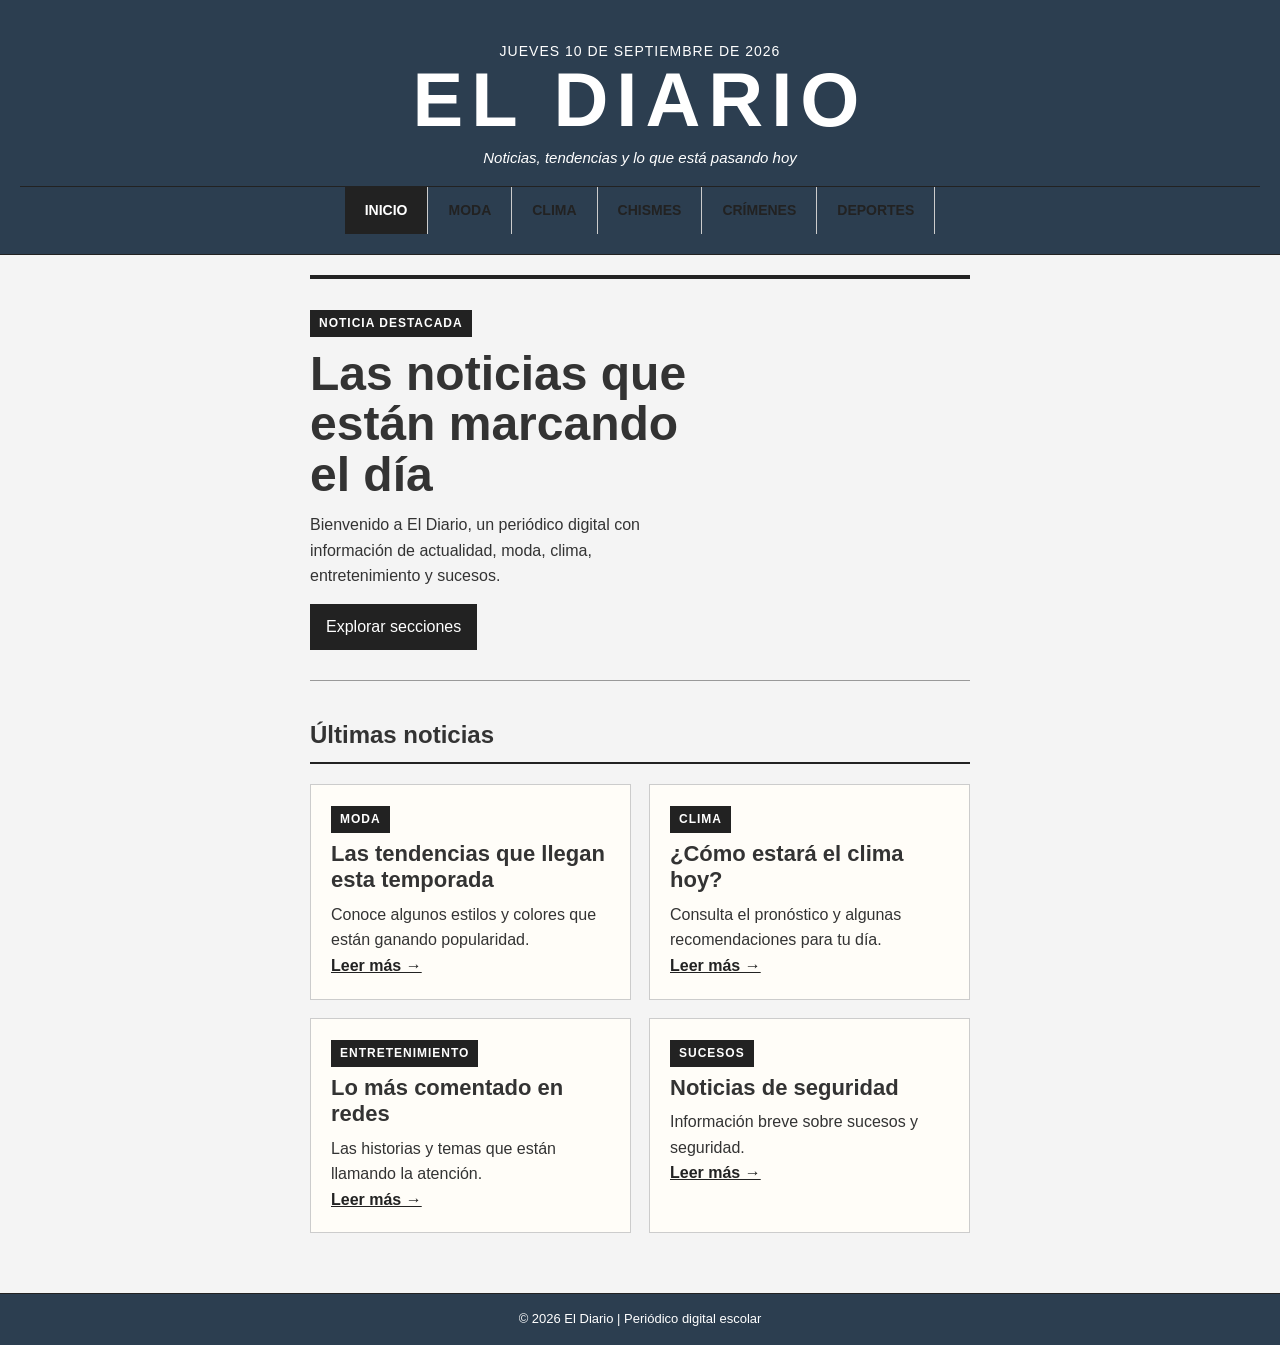
<file: index.html>
<!DOCTYPE html>
<html lang="es">
<head>
    <meta charset="UTF-8">
    <meta name="viewport" content="width=device-width, initial-scale=1.0">
    <title>El Diario | Inicio</title>
    <link rel="stylesheet" href="estilos.css">
</head>
<body>
<header>
    <div class="encabezado">
        <p class="fecha">Jueves 10 de septiembre de 2026</p>
        <h1>EL DIARIO</h1>
        <p class="lema">Noticias, tendencias y lo que está pasando hoy</p>
    </div>
    <nav>
        <a class="activo" href="index.html">Inicio</a>
        <a href="moda.html">Moda</a>
        <a href="clima.html">Clima</a>
        <a href="chismes.html">Chismes</a>
        <a href="crimenes.html">Crímenes</a>
        <a href="deportes.html">Deportes</a>
    </nav>
</header>

<main>
    <section class="principal">
        <div>
            <span class="etiqueta">NOTICIA DESTACADA</span>
            <h2>Las noticias que están marcando el día</h2>
            <p>Bienvenido a El Diario, un periódico digital con información de actualidad, moda, clima, entretenimiento y sucesos.</p>
            <a class="boton" href="moda.html">Explorar secciones</a>
        </div>
    </section>

    <h2 class="titulo-seccion">Últimas noticias</h2>
    <section class="tarjetas">
        <article class="tarjeta">
            <span class="etiqueta">MODA</span>
            <h3>Las tendencias que llegan esta temporada</h3>
            <p>Conoce algunos estilos y colores que están ganando popularidad.</p>
            <a href="moda.html">Leer más →</a>
        </article>
        <article class="tarjeta">
            <span class="etiqueta">CLIMA</span>
            <h3>¿Cómo estará el clima hoy?</h3>
            <p>Consulta el pronóstico y algunas recomendaciones para tu día.</p>
            <a href="clima.html">Leer más →</a>
        </article>
        <article class="tarjeta">
            <span class="etiqueta">ENTRETENIMIENTO</span>
            <h3>Lo más comentado en redes</h3>
            <p>Las historias y temas que están llamando la atención.</p>
            <a href="chismes.html">Leer más →</a>
        </article>
        <article class="tarjeta">
            <span class="etiqueta">SUCESOS</span>
            <h3>Noticias de seguridad</h3>
            <p>Información breve sobre sucesos y seguridad.</p>
            <a href="crimenes.html">Leer más →</a>
        </article>
    </section>
</main>

<footer>
    <p>© 2026 El Diario | Periódico digital escolar</p>
</footer>
</body>
</html>
</file>
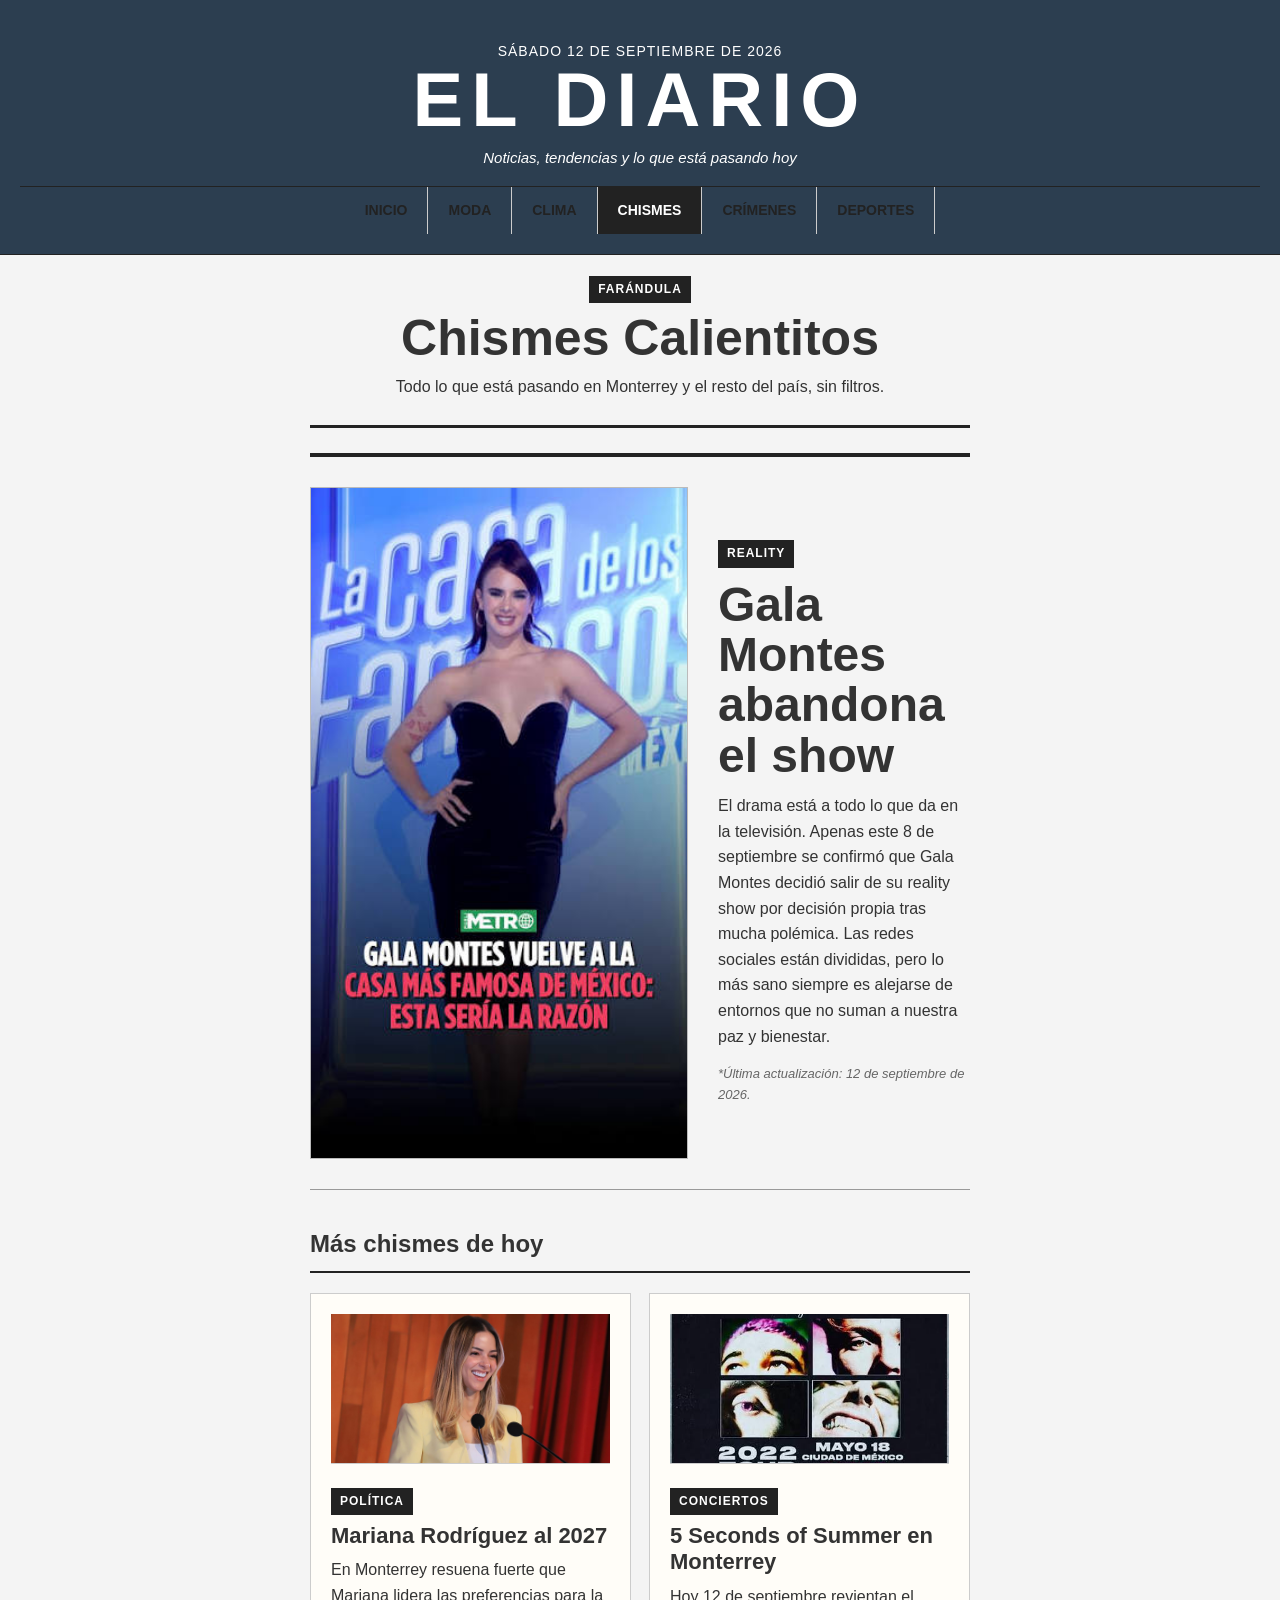
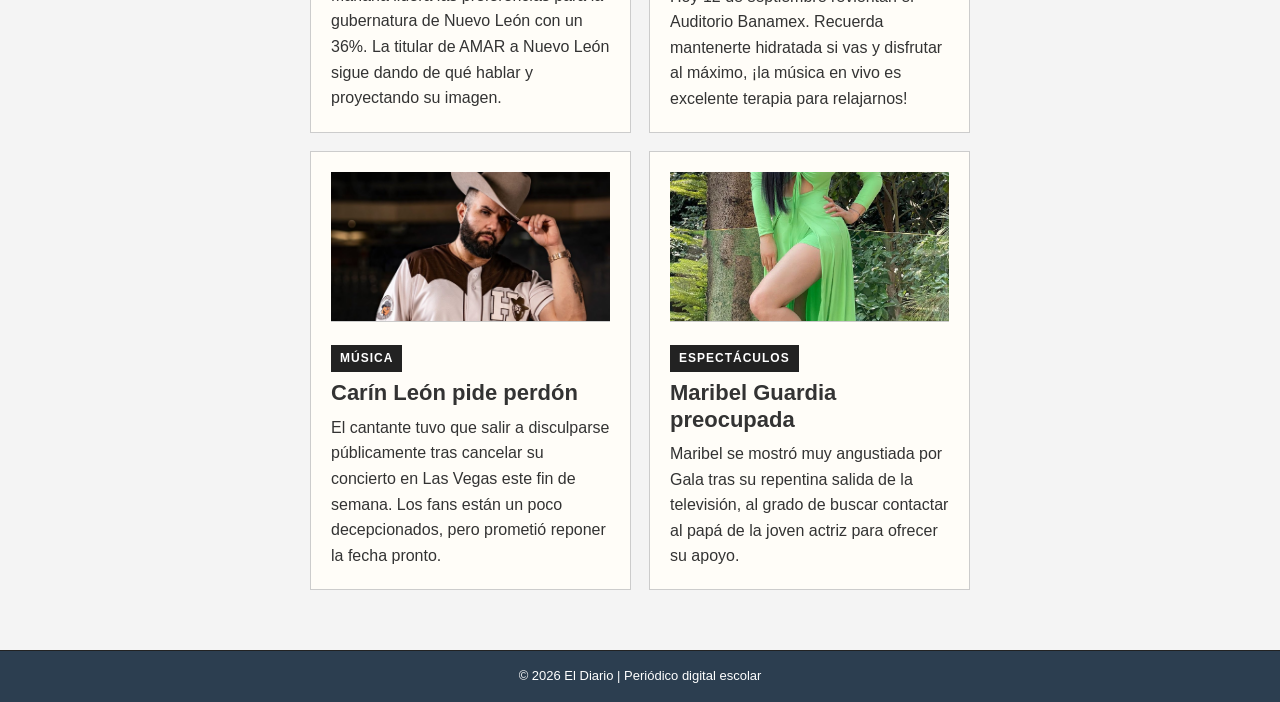
<file: chismes.html>
<!DOCTYPE html>
<html lang="es">
<head>
    <meta charset="UTF-8">
    <meta name="viewport" content="width=device-width, initial-scale=1.0">
    <title>El Diario | Chismes</title>
    <link rel="stylesheet" href="estilos.css">
</head>
<body>
<header>
    <div class="encabezado">
        <p class="fecha">Sábado 12 de septiembre de 2026</p>
        <h1>EL DIARIO</h1>
        <p class="lema">Noticias, tendencias y lo que está pasando hoy</p>
    </div>
    <nav>
        <a href="index.html">Inicio</a>
        <a href="moda.html">Moda</a>
        <a href="clima.html">Clima</a>
        <a class="activo" href="chismes.html">Chismes</a>
        <a href="crimenes.html">Crímenes</a>
        <a href="deportes.html">Deportes</a>
    </nav>
</header>

<main>
    <div class="cabecera-pagina">
        <span class="etiqueta">FARÁNDULA</span>
        <h2>Chismes Calientitos</h2>
        <p>Todo lo que está pasando en Monterrey y el resto del país, sin filtros.</p>
    </div>

    <section class="noticia-grande">
        <img src="imagenes/GalaMontes1.jpg" alt="Gala Montes" style="width: 100%; height: 100%; object-fit: cover; min-height: 260px; border: 1px solid #bbb; display: block;">
        
        <div>
            <span class="etiqueta">REALITY</span>
            <h2>Gala Montes abandona el show</h2>
            <p>El drama está a todo lo que da en la televisión. Apenas este 8 de septiembre se confirmó que Gala Montes decidió salir de su reality show por decisión propia tras mucha polémica. Las redes sociales están divididas, pero lo más sano siempre es alejarse de entornos que no suman a nuestra paz y bienestar.</p>
            <p class="nota">*Última actualización: 12 de septiembre de 2026.</p>
        </div>
    </section>

    <h2 class="titulo-seccion">Más chismes de hoy</h2>
    <section class="tarjetas">
        <article class="tarjeta">
            <img src="imagenes/MarianaRodriguez.jpg" alt="Mariana Rodríguez" style="width: 100%; height: 150px; object-fit: cover; margin-bottom: 15px; border-bottom: 1px solid #ccc;">
            <span class="etiqueta">POLÍTICA</span>
            <h3>Mariana Rodríguez al 2027</h3>
            <p>En Monterrey resuena fuerte que Mariana lidera las preferencias para la gubernatura de Nuevo León con un 36%. La titular de AMAR a Nuevo León sigue dando de qué hablar y proyectando su imagen.</p>
        </article>
        <article class="tarjeta">
            <img src="imagenes/5sos.jpg" alt="5 Seconds of Summer" style="width: 100%; height: 150px; object-fit: cover; margin-bottom: 15px; border-bottom: 1px solid #ccc;">
            <span class="etiqueta">CONCIERTOS</span>
            <h3>5 Seconds of Summer en Monterrey</h3>
            <p>Hoy 12 de septiembre revientan el Auditorio Banamex. Recuerda mantenerte hidratada si vas y disfrutar al máximo, ¡la música en vivo es excelente terapia para relajarnos!</p>
        </article>
        <article class="tarjeta">
            <img src="imagenes/CarinLeon.jpg" alt="Carín León" style="width: 100%; height: 150px; object-fit: cover; margin-bottom: 15px; border-bottom: 1px solid #ccc;">
            <span class="etiqueta">MÚSICA</span>
            <h3>Carín León pide perdón</h3>
            <p>El cantante tuvo que salir a disculparse públicamente tras cancelar su concierto en Las Vegas este fin de semana. Los fans están un poco decepcionados, pero prometió reponer la fecha pronto.</p>
        </article>
        <article class="tarjeta">
            <img src="imagenes/MaribelGuardia.png" alt="Maribel Guardia" style="width: 100%; height: 150px; object-fit: cover; margin-bottom: 15px; border-bottom: 1px solid #ccc;">
            <span class="etiqueta">ESPECTÁCULOS</span>
            <h3>Maribel Guardia preocupada</h3>
            <p>Maribel se mostró muy angustiada por Gala tras su repentina salida de la televisión, al grado de buscar contactar al papá de la joven actriz para ofrecer su apoyo.</p>
        </article>
    </section>
</main>

<footer>
    <p>© 2026 El Diario | Periódico digital escolar</p>
</footer>
</body>
</html>
</file>
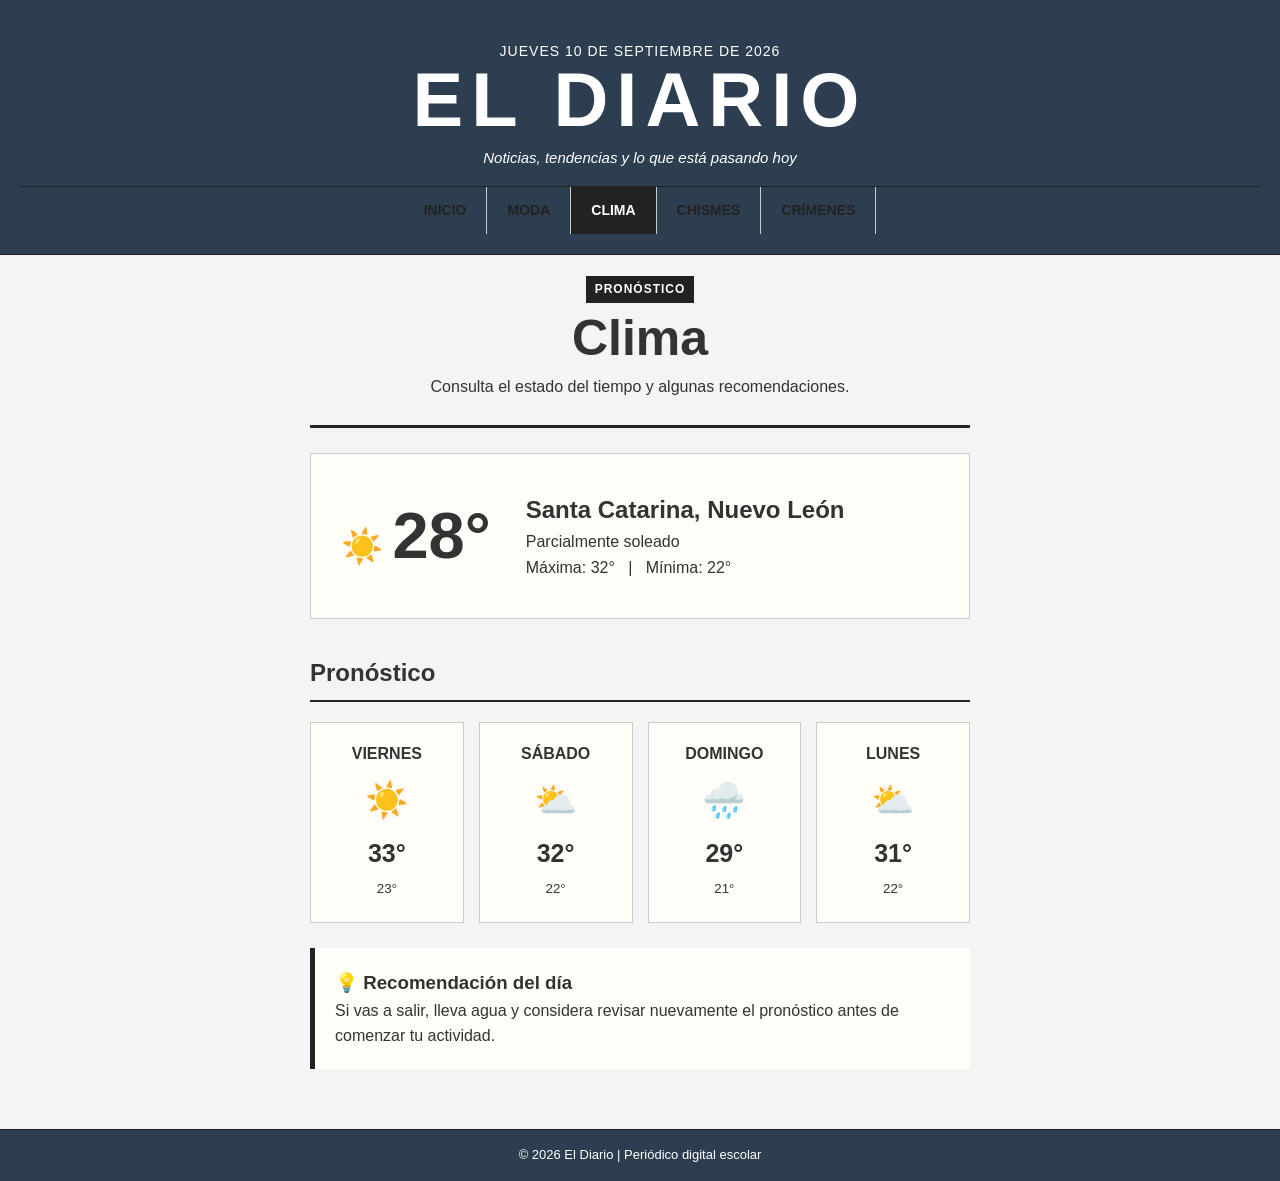
<file: clima.html>
<!DOCTYPE html>
<html lang="es">
<head>
    <meta charset="UTF-8">
    <meta name="viewport" content="width=device-width, initial-scale=1.0">
    <title>El Diario | Clima</title>
    <link rel="stylesheet" href="estilos.css">
</head>
<body>
<header>
    <div class="encabezado">
        <p class="fecha">Jueves 10 de septiembre de 2026</p>
        <h1>EL DIARIO</h1>
        <p class="lema">Noticias, tendencias y lo que está pasando hoy</p>
    </div>
    <nav>
        <a href="index.html">Inicio</a>
        <a href="moda.html">Moda</a>
        <a class="activo" href="clima.html">Clima</a>
        <a href="chismes.html">Chismes</a>
        <a href="crimenes.html">Crímenes</a>
    </nav>
</header>

<main>
    <div class="cabecera-pagina">
        <span class="etiqueta">PRONÓSTICO</span>
        <h2>Clima</h2>
        <p>Consulta el estado del tiempo y algunas recomendaciones.</p>
    </div>

    <section class="clima-box">
        <div class="temperatura">☀️ <strong>28°</strong></div>
        <div>
            <h2>Santa Catarina, Nuevo León</h2>
            <p>Parcialmente soleado</p>
            <p>Máxima: 32° &nbsp; | &nbsp; Mínima: 22°</p>
        </div>
    </section>

    <h2 class="titulo-seccion">Pronóstico</h2>
    <section class="pronostico">
        <div><b>VIERNES</b><span>☀️</span><strong>33°</strong><small>23°</small></div>
        <div><b>SÁBADO</b><span>⛅</span><strong>32°</strong><small>22°</small></div>
        <div><b>DOMINGO</b><span>🌧️</span><strong>29°</strong><small>21°</small></div>
        <div><b>LUNES</b><span>⛅</span><strong>31°</strong><small>22°</small></div>
    </section>

    <div class="aviso">
        <h3>💡 Recomendación del día</h3>
        <p>Si vas a salir, lleva agua y considera revisar nuevamente el pronóstico antes de comenzar tu actividad.</p>
    </div>
</main>

<footer><p>© 2026 El Diario | Periódico digital escolar</p></footer>
</body>
</html>
</file>
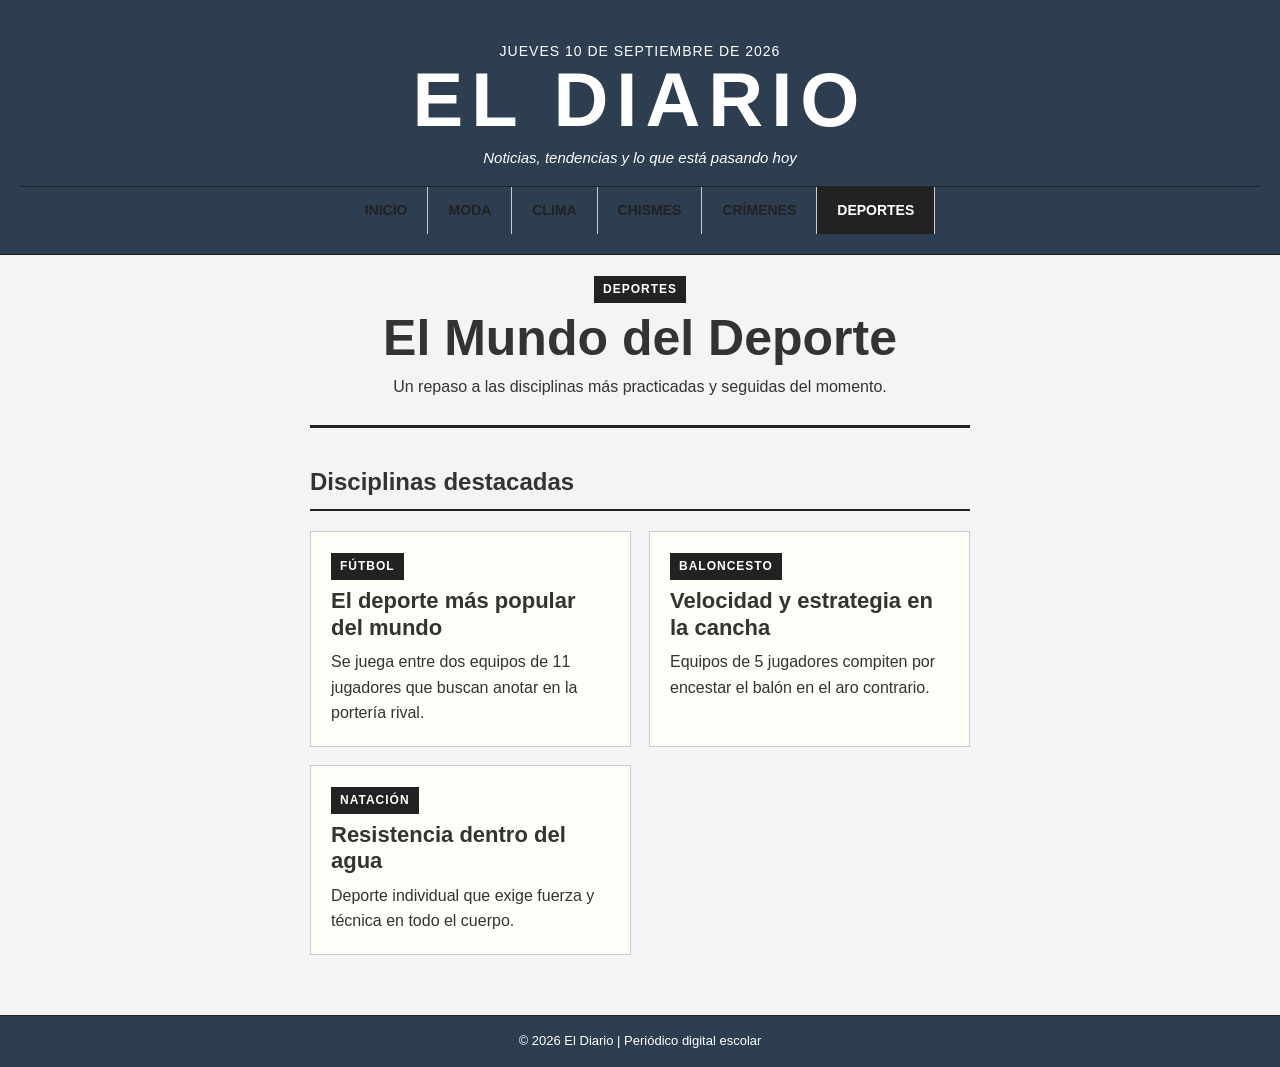
<file: deportes.html>
<!DOCTYPE html>
<html lang="es">
<head>
    <meta charset="UTF-8">
    <meta name="viewport" content="width=device-width, initial-scale=1.0">
    <title>El Diario | Deportes</title>
    <link rel="stylesheet" href="estilos.css">
</head>
<body>
<header>
    <div class="encabezado">
        <p class="fecha">Jueves 10 de septiembre de 2026</p>
        <h1>EL DIARIO</h1>
        <p class="lema">Noticias, tendencias y lo que está pasando hoy</p>
    </div>
    <nav>
        <a href="index.html">Inicio</a>
        <a href="moda.html">Moda</a>
        <a href="clima.html">Clima</a>
        <a href="chismes.html">Chismes</a>
        <a href="crimenes.html">Crímenes</a>
        <a class="activo" href="deportes.html">Deportes</a>
    </nav>
</header>

<main>
    <div class="cabecera-pagina">
        <span class="etiqueta">DEPORTES</span>
        <h2>El Mundo del Deporte</h2>
        <p>Un repaso a las disciplinas más practicadas y seguidas del momento.</p>
    </div>

    <h2 class="titulo-seccion">Disciplinas destacadas</h2>
    <section class="tarjetas">
        <article class="tarjeta">
            <span class="etiqueta">FÚTBOL</span>
            <h3>El deporte más popular del mundo</h3>
            <p>Se juega entre dos equipos de 11 jugadores que buscan anotar en la portería rival.</p>
        </article>
        <article class="tarjeta">
            <span class="etiqueta">BALONCESTO</span>
            <h3>Velocidad y estrategia en la cancha</h3>
            <p>Equipos de 5 jugadores compiten por encestar el balón en el aro contrario.</p>
        </article>
        <article class="tarjeta">
            <span class="etiqueta">NATACIÓN</span>
            <h3>Resistencia dentro del agua</h3>
            <p>Deporte individual que exige fuerza y técnica en todo el cuerpo.</p>
        </article>
    </section>
</main>

<footer>
    <p>© 2026 El Diario | Periódico digital escolar</p>
</footer>
</body>
</html>
</file>
<file: estilos.css>
* {
    margin: 0;
    padding: 0;
    box-sizing: border-box;
}

body {
    font-family: Georgia, "Times New Roman", serif;
    background: #f5f1e8;
    color: #222;
    line-height: 1.6;
}

header {
    background: #fffdf8;
    border-bottom: 1px solid #222;
}

.encabezado {
    text-align: center;
    padding: 20px 15px 16px;
}

.encabezado h1 {
    font-size: clamp(42px, 8vw, 76px);
    letter-spacing: 8px;
    line-height: 1;
}

.fecha {
    font-size: 14px;
    text-transform: uppercase;
    letter-spacing: 1px;
}

.lema {
    font-size: 15px;
    font-style: italic;
    margin-top: 8px;
}

nav {
    display: flex;
    justify-content: center;
    flex-wrap: wrap;
    border-top: 1px solid #222;
}

nav a {
    color: #222;
    text-decoration: none;
    text-transform: uppercase;
    font-weight: bold;
    font-size: 14px;
    padding: 12px 20px;
    border-right: 1px solid #ccc;
}

nav a:hover,
nav a.activo {
    background: #222;
    color: white;
}

main {
    max-width: 1100px;
    margin: 35px auto;
    padding: 0 20px;
}

.principal,
.noticia-grande {
    display: grid;
    grid-template-columns: 1.5fr 1fr;
    gap: 30px;
    align-items: center;
    border-top: 4px solid #222;
    border-bottom: 1px solid #999;
    padding: 30px 0;
}

.principal h2,
.noticia-grande h2 {
    font-size: clamp(30px, 5vw, 48px);
    line-height: 1.05;
    margin: 12px 0;
}

.imagen-placeholder {
    min-height: 260px;
    background: #ded8ca;
    display: flex;
    align-items: center;
    justify-content: center;
    font-size: 100px;
    border: 1px solid #bbb;
}

.rosa { background: #ead6d9; }
.morado { background: #dcd4e8; }
.oscuro { background: #d4d4d4; }

.etiqueta {
    display: inline-block;
    background: #222;
    color: white;
    padding: 4px 9px;
    font-size: 12px;
    font-weight: bold;
    letter-spacing: 1px;
}

.boton {
    display: inline-block;
    margin-top: 15px;
    padding: 10px 16px;
    background: #222;
    color: white;
    text-decoration: none;
}

.titulo-seccion {
    border-bottom: 2px solid #222;
    padding-bottom: 8px;
    margin: 35px 0 20px;
}

.tarjetas {
    display: grid;
    grid-template-columns: repeat(auto-fit, minmax(250px, 1fr));
    gap: 18px;
}

.tarjeta {
    background: #fffdf8;
    border: 1px solid #ccc;
    padding: 20px;
}

.tarjeta h3 {
    font-size: 22px;
    line-height: 1.2;
    margin: 8px 0;
}

.tarjeta a {
    color: #222;
    font-weight: bold;
}

.cabecera-pagina {
    text-align: center;
    border-bottom: 3px solid #222;
    padding-bottom: 25px;
    margin-bottom: 25px;
}

.cabecera-pagina h2 {
    font-size: 50px;
    line-height: 1.1;
    margin: 8px 0;
}

.clima-box {
    background: #fffdf8;
    border: 1px solid #ccc;
    padding: 30px;
    display: flex;
    align-items: center;
    gap: 35px;
}

.temperatura {
    font-size: 34px;
}

.temperatura strong {
    font-size: 65px;
}

.pronostico {
    display: grid;
    grid-template-columns: repeat(4, 1fr);
    gap: 15px;
}

.pronostico div {
    background: #fffdf8;
    border: 1px solid #ccc;
    text-align: center;
    padding: 18px;
}

.pronostico span,
.pronostico strong,
.pronostico small {
    display: block;
    margin: 5px;
}

.pronostico span {
    font-size: 35px;
}

.pronostico strong {
    font-size: 25px;
}

.aviso {
    margin-top: 25px;
    padding: 20px;
    border-left: 5px solid #222;
    background: #fffdf8;
}

.nota {
    font-size: 13px;
    font-style: italic;
    margin-top: 15px;
    color: #666;
}

footer {
    margin-top: 60px;
    padding: 25px;
    text-align: center;
    border-top: 1px solid #222;
    background: #fffdf8;
    font-size: 13px;
}

@media (max-width: 800px) {
    .principal,
    .noticia-grande {
        grid-template-columns: 1fr;
    }

    .tarjetas {
        grid-template-columns: repeat(2, 1fr);
    }

    .pronostico {
        grid-template-columns: repeat(2, 1fr);
    }
}

@media (max-width: 500px) {
    .encabezado h1 {
        letter-spacing: 4px;
    }

    nav a {
        flex: 1 1 33%;
        text-align: center;
        padding: 10px 5px;
    }

    .tarjetas,
    .pronostico {
        grid-template-columns: 1fr;
    }

    .clima-box {
        flex-direction: column;
        text-align: center;
    }
}

body {
  font-family: Arial, sans-serif;
  margin: 0;
  padding: 0;
  background-color: #f4f4f4;
  color: #333;
}

header {
  background-color: #2c3e50;
  color: white;
  text-align: center;
  padding: 20px;
}

main {
  max-width: 700px;
  margin: 20px auto;
  padding: 0 20px;
}

.deporte {
  background: white;
  border-radius: 8px;
  padding: 15px 20px;
  margin-bottom: 15px;
  box-shadow: 0 2px 4px rgba(0,0,0,0.1);
}

.deporte h2 {
  color: #2c3e50;
}

footer {
  text-align: center;
  padding: 15px;
  background-color: #2c3e50;
  color: white;
}
</file>
